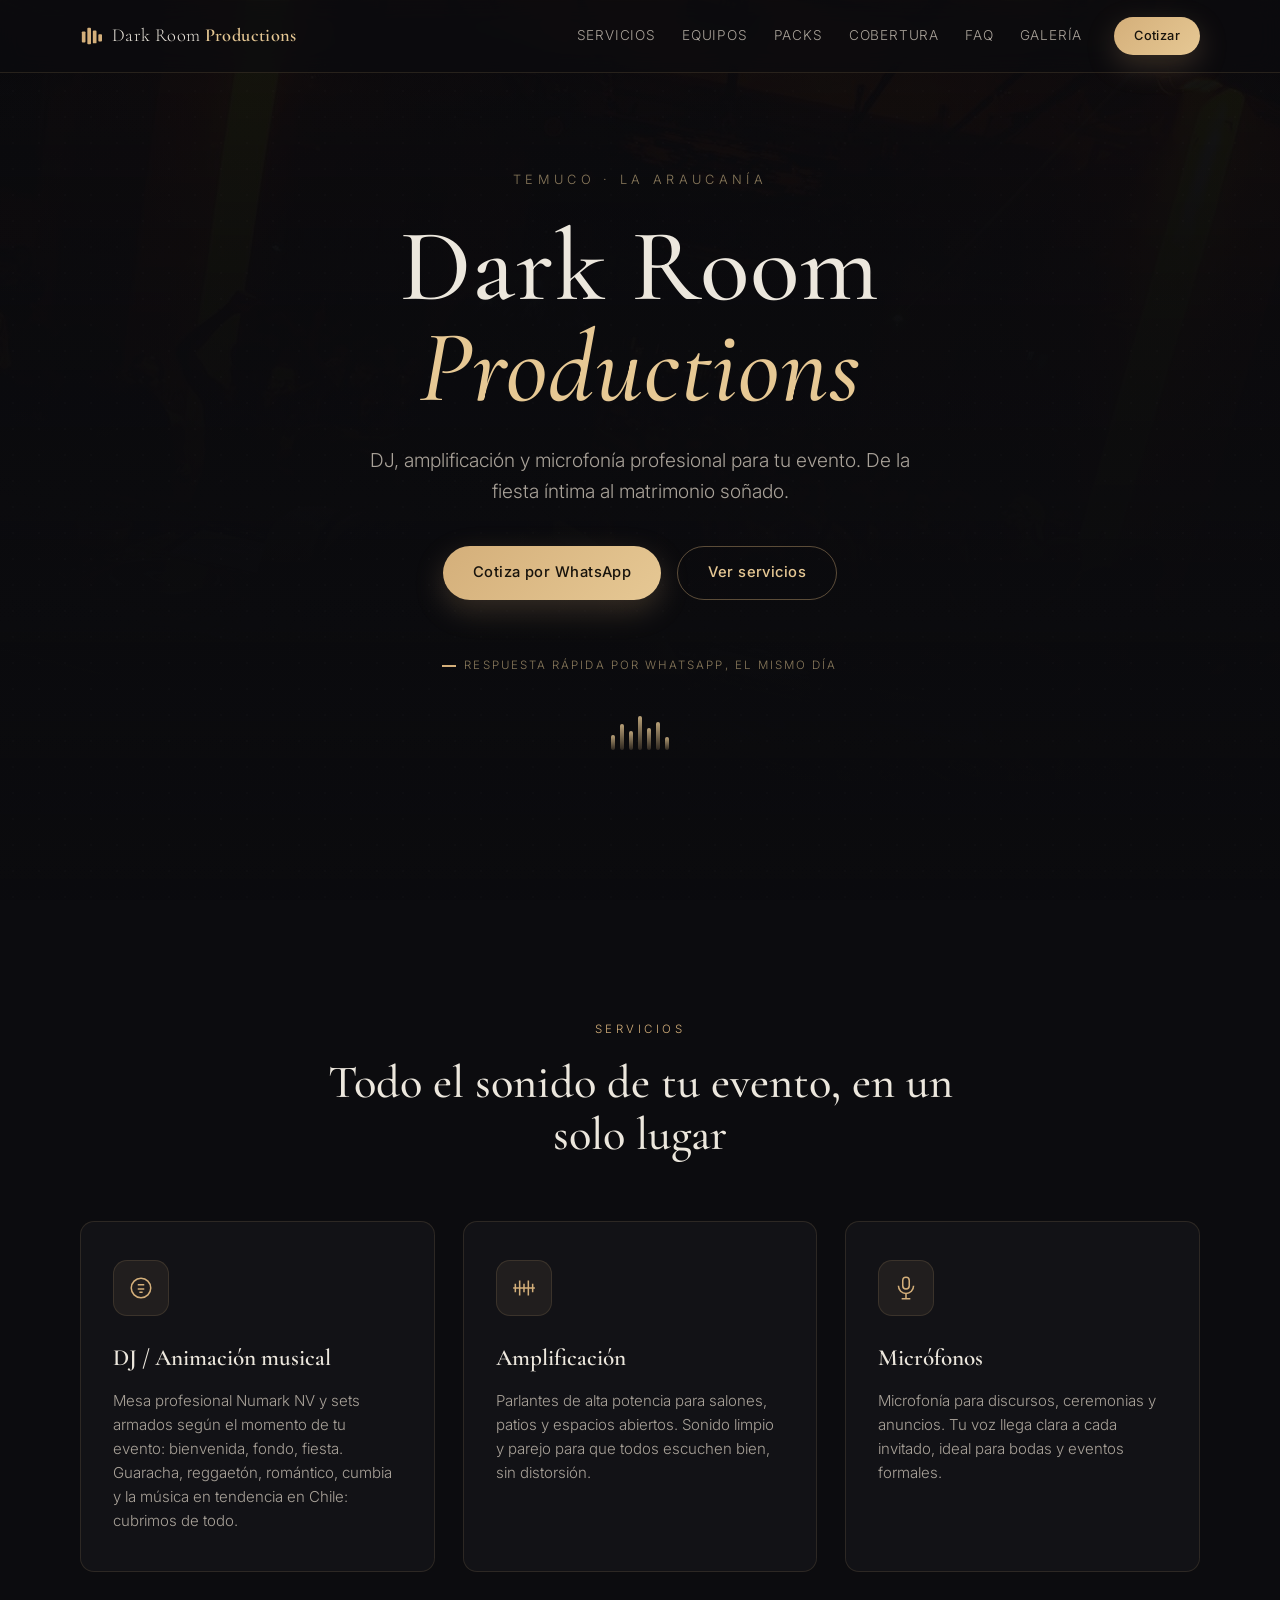
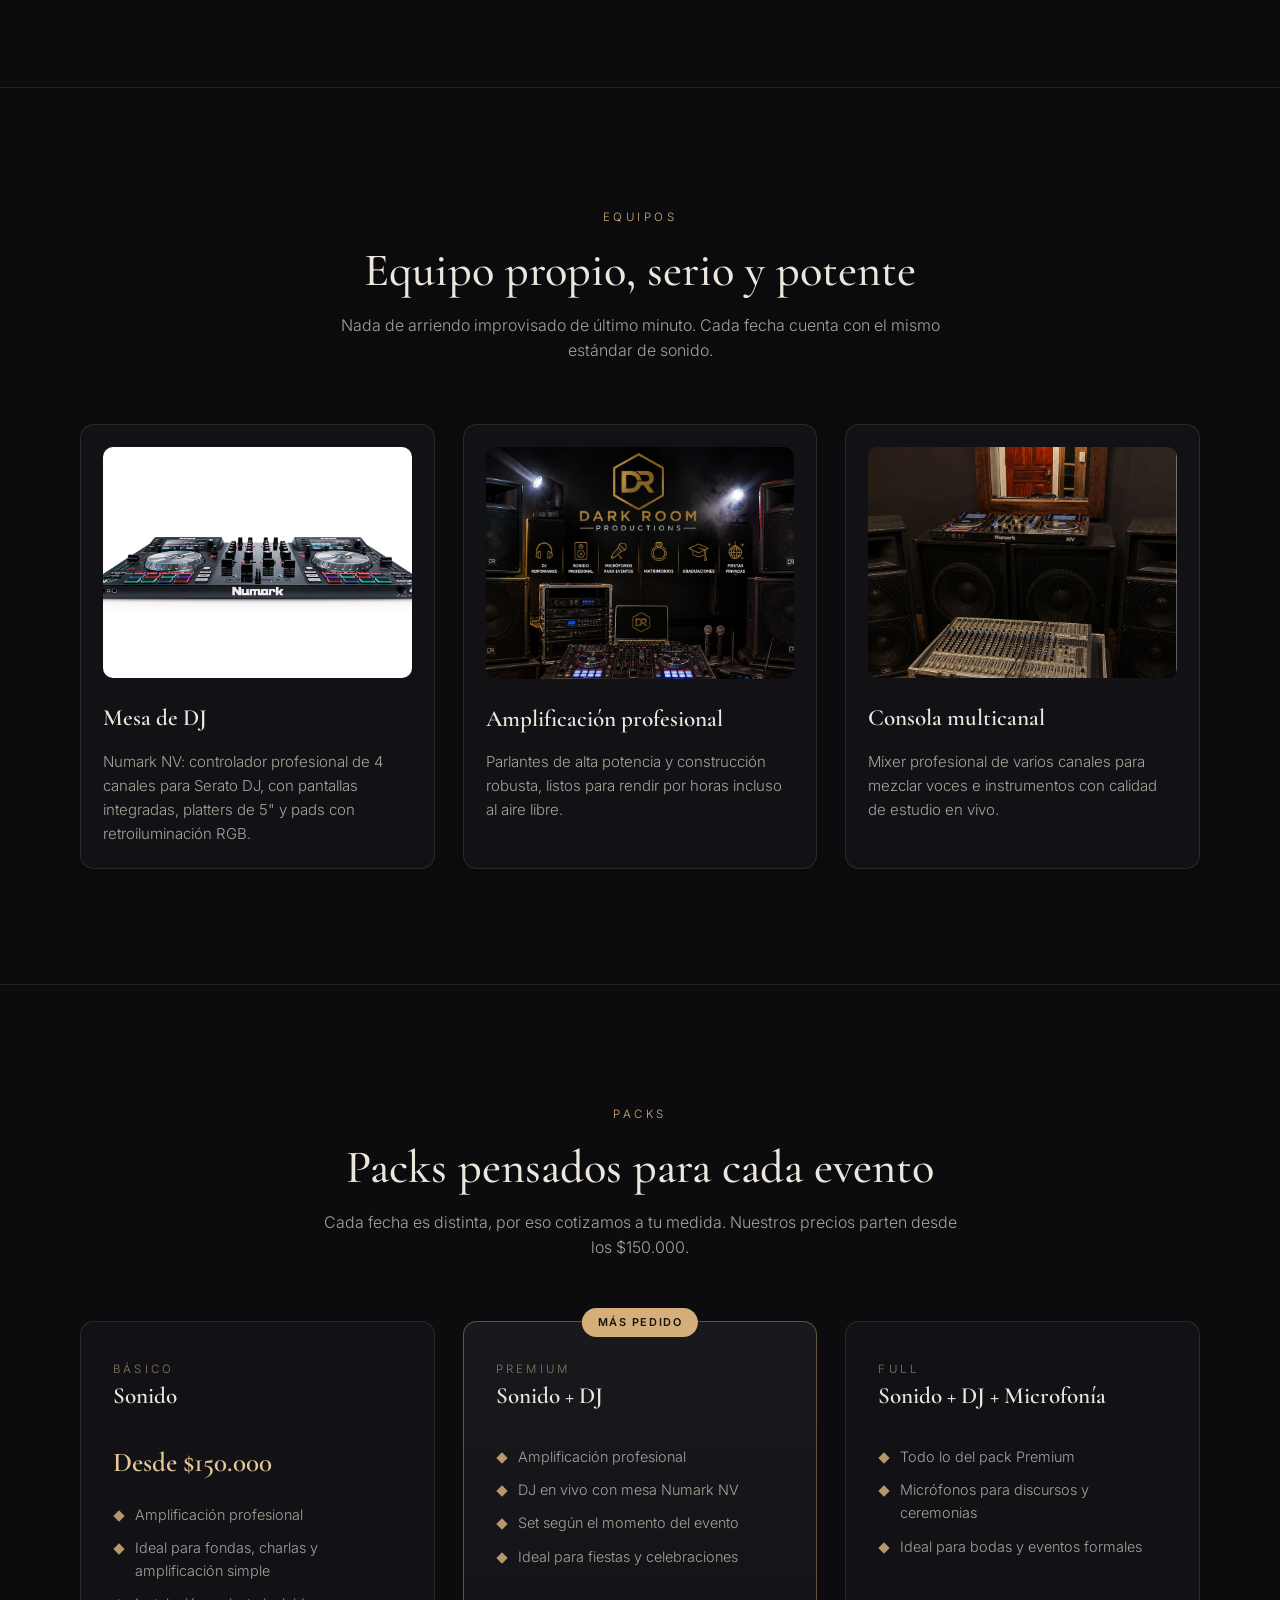
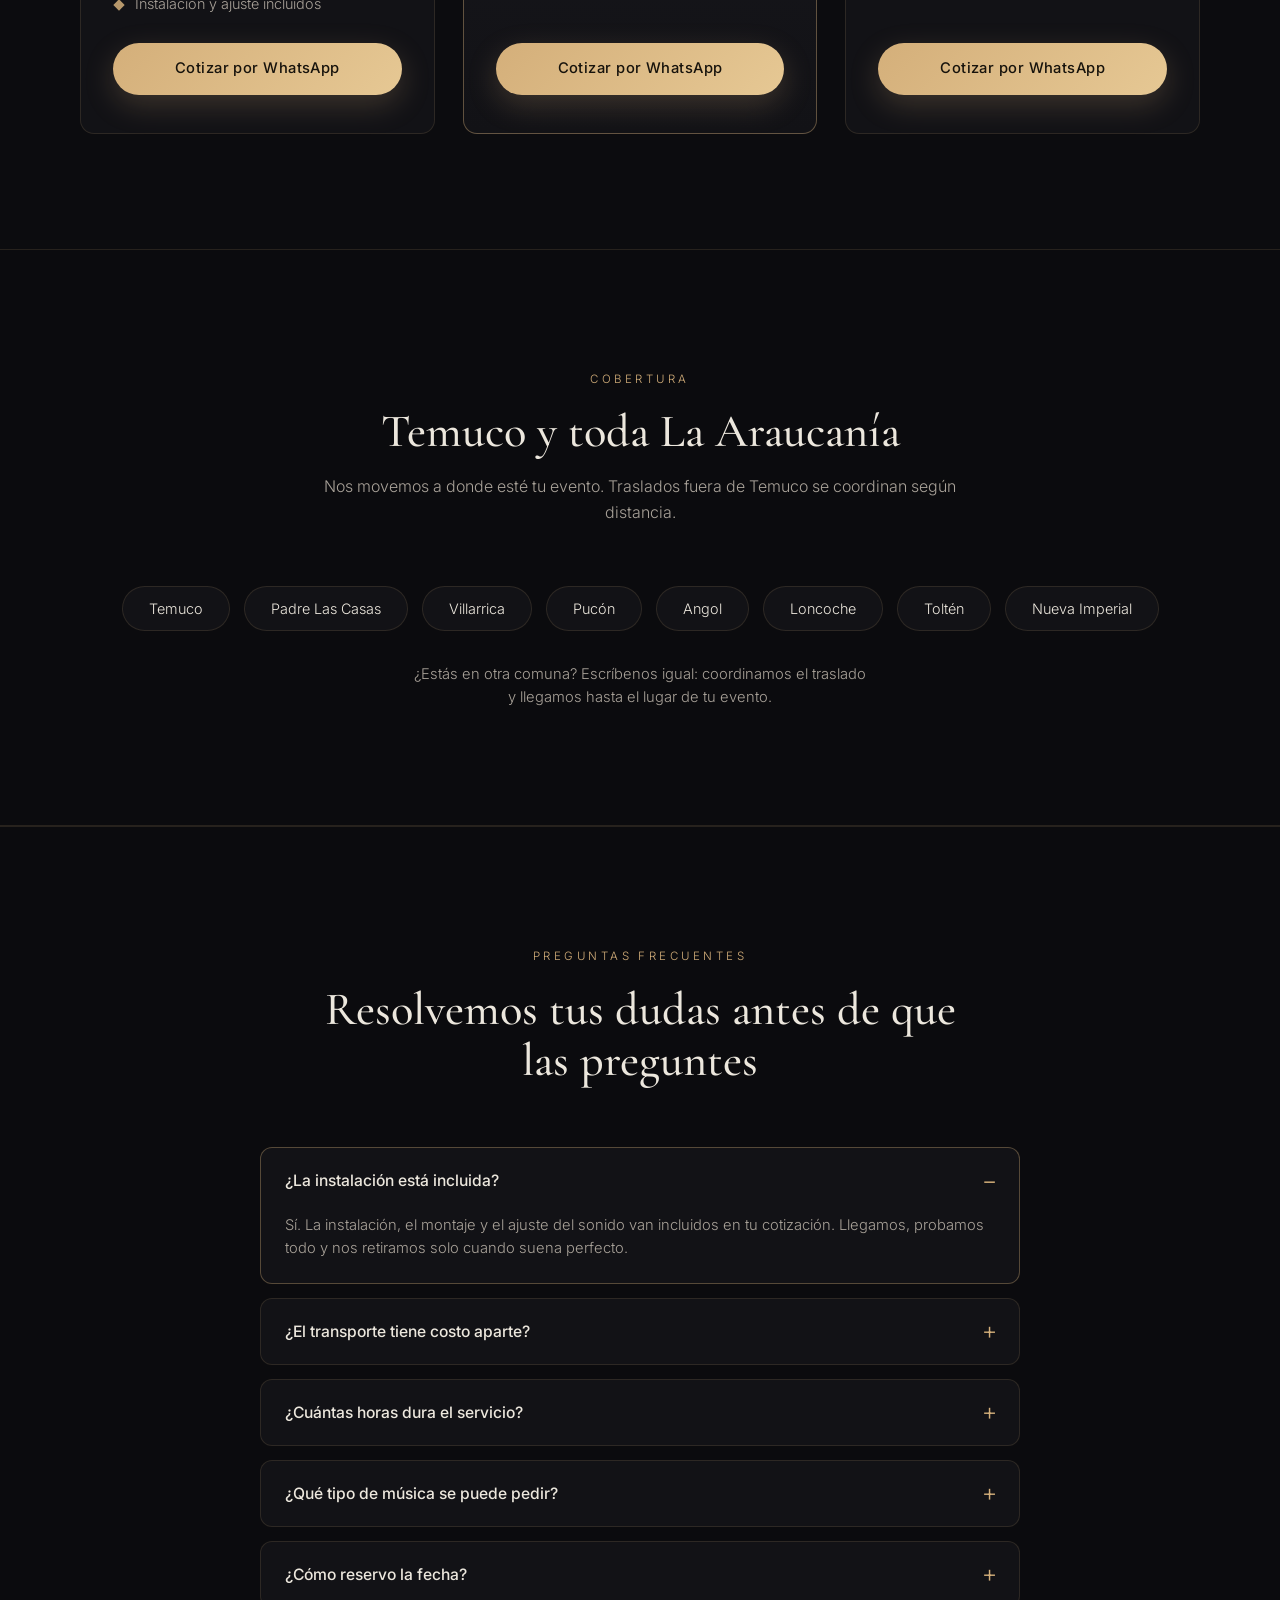
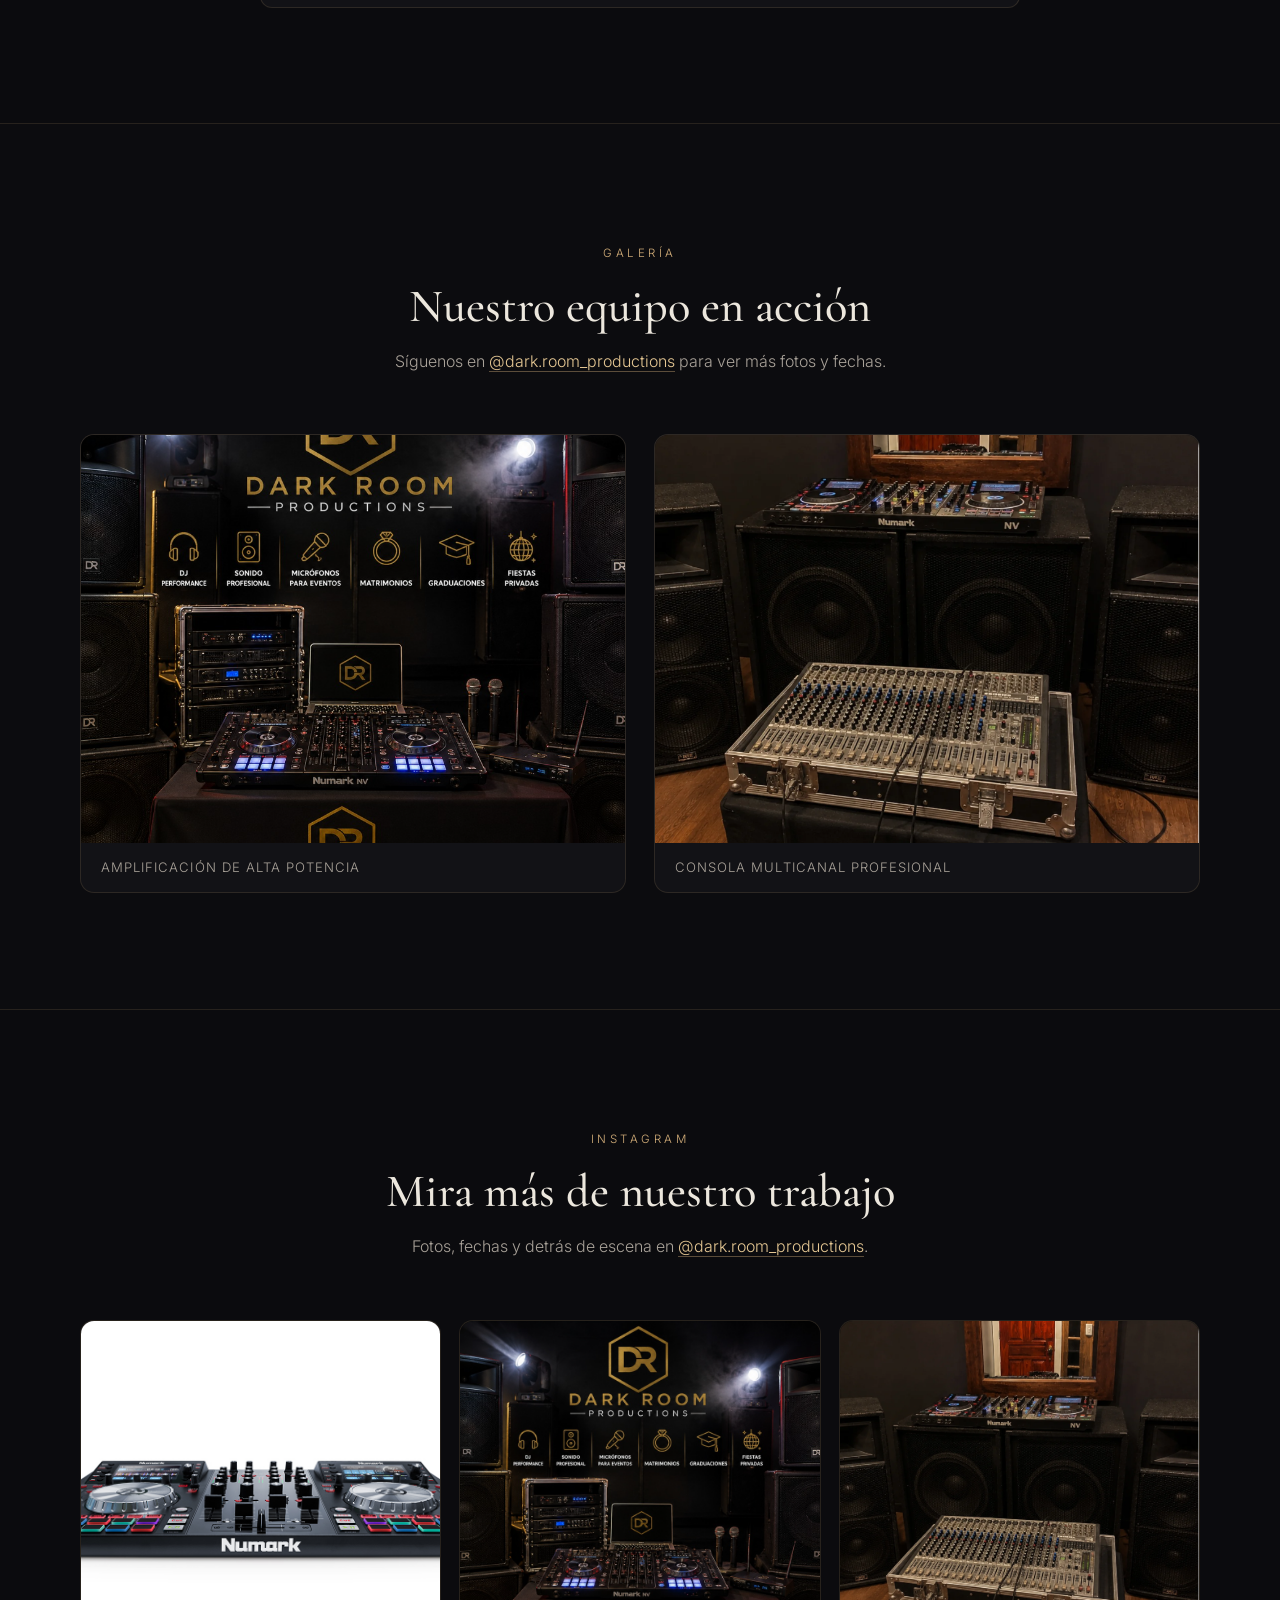
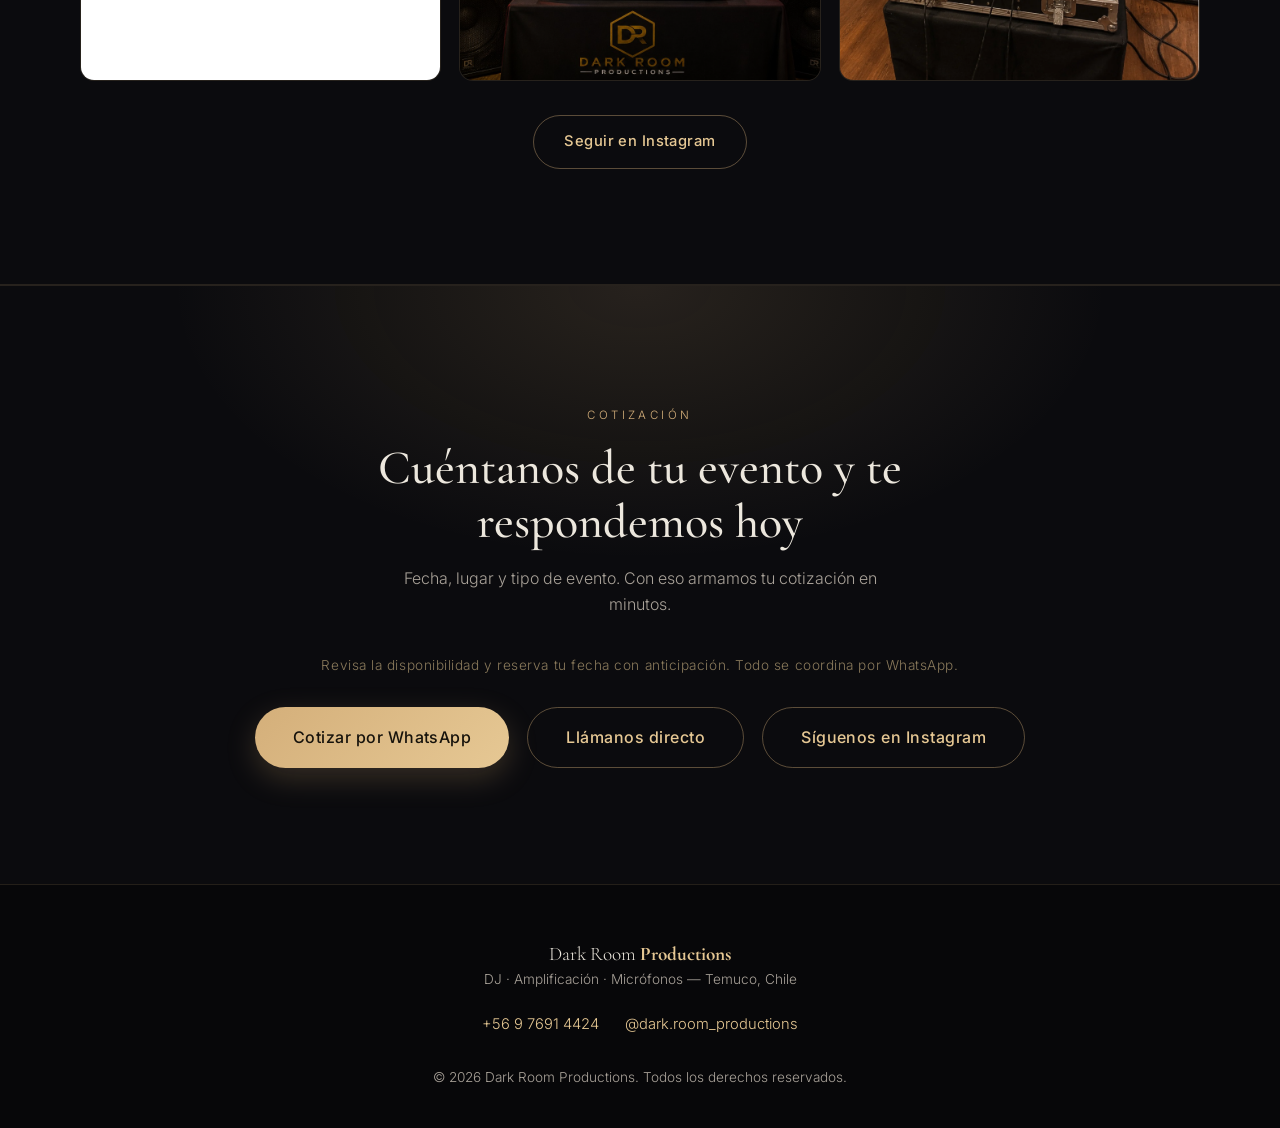
<file: index.html>
<!DOCTYPE html>
<html lang="es-CL">
<head>
  <meta charset="UTF-8" />
  <meta name="viewport" content="width=device-width, initial-scale=1.0" />
  <title>Dark Room Productions · DJ, Amplificación y Micrófonos en Temuco</title>
  <meta name="description" content="DJ, amplificación y microfonía profesional para tu evento en Temuco y La Araucanía. Fiestas, bodas, aniversarios y eventos corporativos. Cotiza por WhatsApp." />
  <meta property="og:type" content="website" />
  <meta property="og:site_name" content="Dark Room Productions" />
  <meta property="og:title" content="Dark Room Productions · DJ, Amplificación y Micrófonos" />
  <meta property="og:description" content="DJ, amplificación y microfonía profesional para tu evento en Temuco y La Araucanía. Fiestas, bodas, aniversarios y eventos corporativos. Cotiza por WhatsApp." />
  <meta property="og:url" content="https://flan123321.github.io/darkroom/" />
  <meta property="og:image" content="https://flan123321.github.io/darkroom/assets/img/hero-bg.jpg" />
  <meta property="og:image:width" content="1200" />
  <meta property="og:image:height" content="630" />
  <meta name="twitter:card" content="summary_large_image" />
  <meta name="twitter:title" content="Dark Room Productions · DJ, Amplificación y Micrófonos" />
  <meta name="twitter:description" content="DJ, amplificación y microfonía profesional para tu evento en Temuco y La Araucanía. Cotiza por WhatsApp." />
  <meta name="twitter:image" content="https://flan123321.github.io/darkroom/assets/img/hero-bg.jpg" />
  <link rel="preconnect" href="https://fonts.googleapis.com" />
  <link rel="preconnect" href="https://fonts.gstatic.com" crossorigin />
  <link href="https://fonts.googleapis.com/css2?family=Cormorant+Garamond:wght@400;500;600;700&family=Inter:wght@300;400;500;600&display=swap" rel="stylesheet" />
  <link rel="stylesheet" href="assets/css/style.css" />
</head>
<body>

  <div class="bg-veil" aria-hidden="true"></div>

  <header class="nav">
    <div class="container nav-inner">
      <a href="#inicio" class="brand">
        <svg class="brand-mark" viewBox="0 0 24 24" aria-hidden="true">
          <rect x="2" y="7" width="4" height="12" rx="1"></rect>
          <rect x="8" y="3" width="4" height="18" rx="1"></rect>
          <rect x="14" y="6" width="4" height="14" rx="1"></rect>
          <rect x="20" y="10" width="4" height="8" rx="1"></rect>
        </svg>
        <span class="brand-text">Dark Room <strong>Productions</strong></span>
      </a>
      <nav class="nav-links">
        <a href="#servicios">Servicios</a>
        <a href="#equipos">Equipos</a>
        <a href="#packs">Packs</a>
        <a href="#cobertura">Cobertura</a>
        <a href="#faq">FAQ</a>
        <a href="#galeria">Galería</a>
      </nav>
      <a class="btn btn-gold btn-sm nav-cta" href="https://wa.me/56976914424" target="_blank" rel="noopener">Cotizar</a>
    </div>
  </header>

  <section id="inicio" class="hero">
    <div class="hero-bg" aria-hidden="true"></div>
    <div class="container hero-inner">
      <span class="hero-eyebrow">Temuco · La Araucanía</span>
      <h1 class="hero-title">
        Dark Room<br />
        <span class="accent">Productions</span>
      </h1>
      <p class="hero-sub">
        DJ, amplificación y microfonía profesional para tu evento.
        De la fiesta íntima al matrimonio soñado.
      </p>
      <div class="hero-actions">
        <a class="btn btn-gold" href="https://wa.me/56976914424?text=Hola%20Dark%20Room%20Productions!%20Quiero%20cotizar%20sonido%20para%20mi%20evento." target="_blank" rel="noopener">Cotiza por WhatsApp</a>
        <a class="btn btn-ghost" href="#servicios">Ver servicios</a>
      </div>
      <p class="hero-note">Respuesta rápida por WhatsApp, el mismo día</p>
      <div class="hero-eq" aria-hidden="true">
        <span></span><span></span><span></span><span></span><span></span><span></span><span></span>
      </div>
    </div>
  </section>

  <section id="servicios" class="section">
    <div class="container">
      <div class="section-head reveal">
        <span class="section-tag">Servicios</span>
        <h2 class="section-title">Todo el sonido de tu evento, en un solo lugar</h2>
        
      </div>
      <div class="grid-3">
        <article class="card reveal">
          <div class="card-icon" aria-hidden="true">
            <svg viewBox="0 0 24 24" fill="none" stroke="currentColor" stroke-width="1.4">
              <circle cx="12" cy="12" r="9"></circle>
              <path d="M9 9h6M9 13h6M13.5 16h-3"></path>
            </svg>
          </div>
          <h3>DJ / Animación musical</h3>
          <p>Mesa profesional Numark NV y sets armados según el momento de tu evento: bienvenida, fondo, fiesta. Guaracha, reggaetón, romántico, cumbia y la música en tendencia en Chile: cubrimos de todo.</p>
        </article>
        <article class="card reveal">
          <div class="card-icon" aria-hidden="true">
            <svg viewBox="0 0 24 24" fill="none" stroke="currentColor" stroke-width="1.4">
              <path d="M4 8v8M8 5v14M12 8v8M16 5v14M20 8v8"></path>
              <path d="M2 12h20"></path>
            </svg>
          </div>
          <h3>Amplificación</h3>
          <p>Parlantes de alta potencia para salones, patios y espacios abiertos. Sonido limpio y parejo para que todos escuchen bien, sin distorsión.</p>
        </article>
        <article class="card reveal">
          <div class="card-icon" aria-hidden="true">
            <svg viewBox="0 0 24 24" fill="none" stroke="currentColor" stroke-width="1.4">
              <rect x="9" y="2" width="6" height="11" rx="3"></rect>
              <path d="M5 10a7 7 0 0 0 14 0"></path>
              <path d="M12 17v5M8 22h8"></path>
            </svg>
          </div>
          <h3>Micrófonos</h3>
          <p>Microfonía para discursos, ceremonias y anuncios. Tu voz llega clara a cada invitado, ideal para bodas y eventos formales.</p>
        </article>
      </div>
    </div>
  </section>

  <section id="equipos" class="section section-dark">
    <div class="container">
      <div class="section-head reveal">
        <span class="section-tag">Equipos</span>
        <h2 class="section-title">Equipo propio, serio y potente</h2>
        <p class="section-sub">Nada de arriendo improvisado de último minuto. Cada fecha cuenta con el mismo estándar de sonido.</p>
      </div>
      <div class="grid-3">
        <article class="card card-media reveal">
          <div class="media-frame">
            <img src="assets/img/numark-nv.jpg" alt="Numark NV, mesa de DJ profesional" loading="lazy" />
          </div>
          <h3>Mesa de DJ</h3>
          <p>Numark NV: controlador profesional de 4 canales para Serato DJ, con pantallas integradas, platters de 5" y pads con retroiluminación RGB.</p>
        </article>
        <article class="card card-media reveal">
          <div class="media-frame">
            <img src="assets/img/equipo-1.png" alt="Amplificación de Dark Room Productions" loading="lazy" />
          </div>
          <h3>Amplificación profesional</h3>
          <p>Parlantes de alta potencia y construcción robusta, listos para rendir por horas incluso al aire libre.</p>
        </article>
        <article class="card card-media reveal">
          <div class="media-frame">
            <img src="assets/img/equipo-2.png" alt="Consola multicanal profesional" loading="lazy" />
          </div>
          <h3>Consola multicanal</h3>
          <p>Mixer profesional de varios canales para mezclar voces e instrumentos con calidad de estudio en vivo.</p>
        </article>
      </div>
    </div>
  </section>

  <section id="packs" class="section">
    <div class="container">
      <div class="section-head reveal">
        <span class="section-tag">Packs</span>
        <h2 class="section-title">Packs pensados para cada evento</h2>
        <p class="section-sub">Cada fecha es distinta, por eso cotizamos a tu medida. Nuestros precios parten desde los $150.000.</p>
      </div>
      <div class="grid-3">
        <article class="card card-pack reveal">
          <span class="pack-name">Básico</span>
          <h3>Sonido</h3>
          <span class="pack-price">Desde $150.000</span>
          <ul>
            <li>Amplificación profesional</li>
            <li>Ideal para fondas, charlas y amplificación simple</li>
            <li>Instalación y ajuste incluidos</li>
          </ul>
          <a class="btn btn-gold btn-block" href="https://wa.me/56976914424?text=Hola!%20Quiero%20cotizar%20el%20pack%20b%C3%A1sico%20(Sonido)%20para%20mi%20evento." target="_blank" rel="noopener">Cotizar por WhatsApp</a>
        </article>
        <article class="card card-pack featured reveal">
          <span class="pack-flag">Más pedido</span>
          <span class="pack-name">Premium</span>
          <h3>Sonido + DJ</h3>
          <ul>
            <li>Amplificación profesional</li>
            <li>DJ en vivo con mesa Numark NV</li>
            <li>Set según el momento del evento</li>
            <li>Ideal para fiestas y celebraciones</li>
          </ul>
          <a class="btn btn-gold btn-block" href="https://wa.me/56976914424?text=Hola!%20Quiero%20cotizar%20el%20pack%20Premium%20(Sonido%20+%20DJ)%20para%20mi%20evento." target="_blank" rel="noopener">Cotizar por WhatsApp</a>
        </article>
        <article class="card card-pack reveal">
          <span class="pack-name">Full</span>
          <h3>Sonido + DJ + Microfonía</h3>
          <ul>
            <li>Todo lo del pack Premium</li>
            <li>Micrófonos para discursos y ceremonias</li>
            <li>Ideal para bodas y eventos formales</li>
          </ul>
          <a class="btn btn-gold btn-block" href="https://wa.me/56976914424?text=Hola!%20Quiero%20cotizar%20el%20pack%20Full%20(Sonido%20+%20DJ%20+%20Microfon%C3%ADa)%20para%20mi%20evento." target="_blank" rel="noopener">Cotizar por WhatsApp</a>
        </article>
      </div>
    </div>
  </section>

  <section id="cobertura" class="section section-dark">
    <div class="container">
      <div class="section-head reveal">
        <span class="section-tag">Cobertura</span>
        <h2 class="section-title">Temuco y toda La Araucanía</h2>
        <p class="section-sub">Nos movemos a donde esté tu evento. Traslados fuera de Temuco se coordinan según distancia.</p>
      </div>
      <div class="coverage reveal">
        <ul class="coverage-list">
          <li>Temuco</li>
          <li>Padre Las Casas</li>
          <li>Villarrica</li>
          <li>Pucón</li>
          <li>Angol</li>
          <li>Loncoche</li>
          <li>Toltén</li>
          <li>Nueva Imperial</li>
        </ul>
        <p class="coverage-note">¿Estás en otra comuna? Escríbenos igual: coordinamos el traslado y llegamos hasta el lugar de tu evento.</p>
      </div>
    </div>
  </section>

  <section id="faq" class="section section-dark">
    <div class="container">
      <div class="section-head reveal">
        <span class="section-tag">Preguntas frecuentes</span>
        <h2 class="section-title">Resolvemos tus dudas antes de que las preguntes</h2>
      </div>
      <div class="faq reveal">
        <details class="faq-item" open>
          <summary>¿La instalación está incluida?</summary>
          <div class="faq-a">
            <p>Sí. La instalación, el montaje y el ajuste del sonido van incluidos en tu cotización. Llegamos, probamos todo y nos retiramos solo cuando suena perfecto.</p>
          </div>
        </details>
        <details class="faq-item">
          <summary>¿El transporte tiene costo aparte?</summary>
          <div class="faq-a">
            <p>El transporte se cotiza por separado, según la distancia y el lugar del evento. En tu cotización te lo dejamos claro desde el principio.</p>
          </div>
        </details>
        <details class="faq-item">
          <summary>¿Cuántas horas dura el servicio?</summary>
          <div class="faq-a">
            <p>Nuestro servicio base es de 4 horas, ampliable si tu evento lo necesita. Lo definimos contigo según la actividad.</p>
          </div>
        </details>
        <details class="faq-item">
          <summary>¿Qué tipo de música se puede pedir?</summary>
          <div class="faq-a">
            <p>Guaracha, reggaetón, romántico, cumbia y la música en tendencia en Chile. Además armamos el set según el momento del evento: bienvenida, fondo, pista de baile.</p>
          </div>
        </details>
        <details class="faq-item">
          <summary>¿Cómo reservo la fecha?</summary>
          <div class="faq-a">
            <p>Por WhatsApp: confirmamos tu fecha, te cotizamos y quedas con tu evento reservado. Te recomendamos reservar con anticipación.</p>
          </div>
        </details>
      </div>
    </div>
  </section>

  <section id="galeria" class="section">
    <div class="container">
      <div class="section-head reveal">
        <span class="section-tag">Galería</span>
        <h2 class="section-title">Nuestro equipo en acción</h2>
        <p class="section-sub">Síguenos en <a class="link" href="https://www.instagram.com/dark.room_productions" target="_blank" rel="noopener">@dark.room_productions</a> para ver más fotos y fechas.</p>
      </div>
      <div class="gallery reveal">
        <figure class="gallery-item">
          <img src="assets/img/equipo-1.png" alt="Amplificación profesional de alta potencia" loading="lazy" />
          <figcaption>Amplificación de alta potencia</figcaption>
        </figure>
        <figure class="gallery-item">
          <img src="assets/img/equipo-2.png" alt="Consola multicanal profesional" loading="lazy" />
          <figcaption>Consola multicanal profesional</figcaption>
        </figure>
      </div>
    </div>
  </section>

  <section id="instagram" class="section section-dark">
    <div class="container">
      <div class="section-head reveal">
        <span class="section-tag">Instagram</span>
        <h2 class="section-title">Mira más de nuestro trabajo</h2>
        <p class="section-sub">Fotos, fechas y detrás de escena en <a class="link" href="https://www.instagram.com/dark.room_productions" target="_blank" rel="noopener">@dark.room_productions</a>.</p>
      </div>
      <div class="ig-grid reveal">
        <a class="ig-tile" href="https://www.instagram.com/dark.room_productions" target="_blank" rel="noopener" aria-label="Ver equipo en Instagram">
          <img src="assets/img/numark-nv.jpg" alt="Mesa Numark NV en Instagram" loading="lazy" />
          <span class="ig-overlay">
            <svg viewBox="0 0 24 24" aria-hidden="true"><rect x="2.5" y="2.5" width="19" height="19" rx="5"></rect><circle cx="12" cy="12" r="4.2"></circle><circle cx="17.6" cy="6.4" r="1.2"></circle></svg>
          </span>
        </a>
        <a class="ig-tile" href="https://www.instagram.com/dark.room_productions" target="_blank" rel="noopener" aria-label="Ver amplificación en Instagram">
          <img src="assets/img/equipo-1.png" alt="Amplificación en Instagram" loading="lazy" />
          <span class="ig-overlay">
            <svg viewBox="0 0 24 24" aria-hidden="true"><rect x="2.5" y="2.5" width="19" height="19" rx="5"></rect><circle cx="12" cy="12" r="4.2"></circle><circle cx="17.6" cy="6.4" r="1.2"></circle></svg>
          </span>
        </a>
        <a class="ig-tile" href="https://www.instagram.com/dark.room_productions" target="_blank" rel="noopener" aria-label="Ver consola en Instagram">
          <img src="assets/img/equipo-2.png" alt="Consola en Instagram" loading="lazy" />
          <span class="ig-overlay">
            <svg viewBox="0 0 24 24" aria-hidden="true"><rect x="2.5" y="2.5" width="19" height="19" rx="5"></rect><circle cx="12" cy="12" r="4.2"></circle><circle cx="17.6" cy="6.4" r="1.2"></circle></svg>
          </span>
        </a>
      </div>
      <div class="ig-cta reveal">
        <a class="btn btn-ghost" href="https://www.instagram.com/dark.room_productions" target="_blank" rel="noopener">Seguir en Instagram</a>
      </div>
    </div>
  </section>

  <section id="contacto" class="section section-cta">
    <div class="container cta-inner">
      <span class="section-tag reveal">Cotización</span>
      <h2 class="cta-title reveal">Cuéntanos de tu evento y te respondemos hoy</h2>
      <p class="cta-sub reveal">Fecha, lugar y tipo de evento. Con eso armamos tu cotización en minutos.</p>
      <p class="cta-reserve reveal">Revisa la disponibilidad y reserva tu fecha con anticipación. Todo se coordina por WhatsApp.</p>
      <div class="cta-actions reveal">
        <a class="btn btn-gold btn-lg" href="https://wa.me/56976914424?text=Hola%20Dark%20Room%20Productions!%20Quiero%20cotizar%20sonido%20para%20mi%20evento." target="_blank" rel="noopener">Cotizar por WhatsApp</a>
        <a class="btn btn-ghost btn-lg" href="tel:+56976914424">Llámanos directo</a>
        <a class="btn btn-ghost btn-lg" href="https://www.instagram.com/dark.room_productions" target="_blank" rel="noopener">Síguenos en Instagram</a>
      </div>
    </div>
  </section>

  <footer class="footer">
    <div class="container footer-inner">
      <div>
        <p class="footer-brand">Dark Room <strong>Productions</strong></p>
        <p class="footer-line">DJ · Amplificación · Micrófonos — Temuco, Chile</p>
      </div>
      <div class="footer-contact">
        <a href="https://wa.me/56976914424" target="_blank" rel="noopener">+56 9 7691 4424</a>
        <a href="https://www.instagram.com/dark.room_productions" target="_blank" rel="noopener">@dark.room_productions</a>
      </div>
      <p class="footer-copy">&copy; <span id="year"></span> Dark Room Productions. Todos los derechos reservados.</p>
    </div>
  </footer>

  <script src="assets/js/main.js"></script>
</body>
</html>
</file>
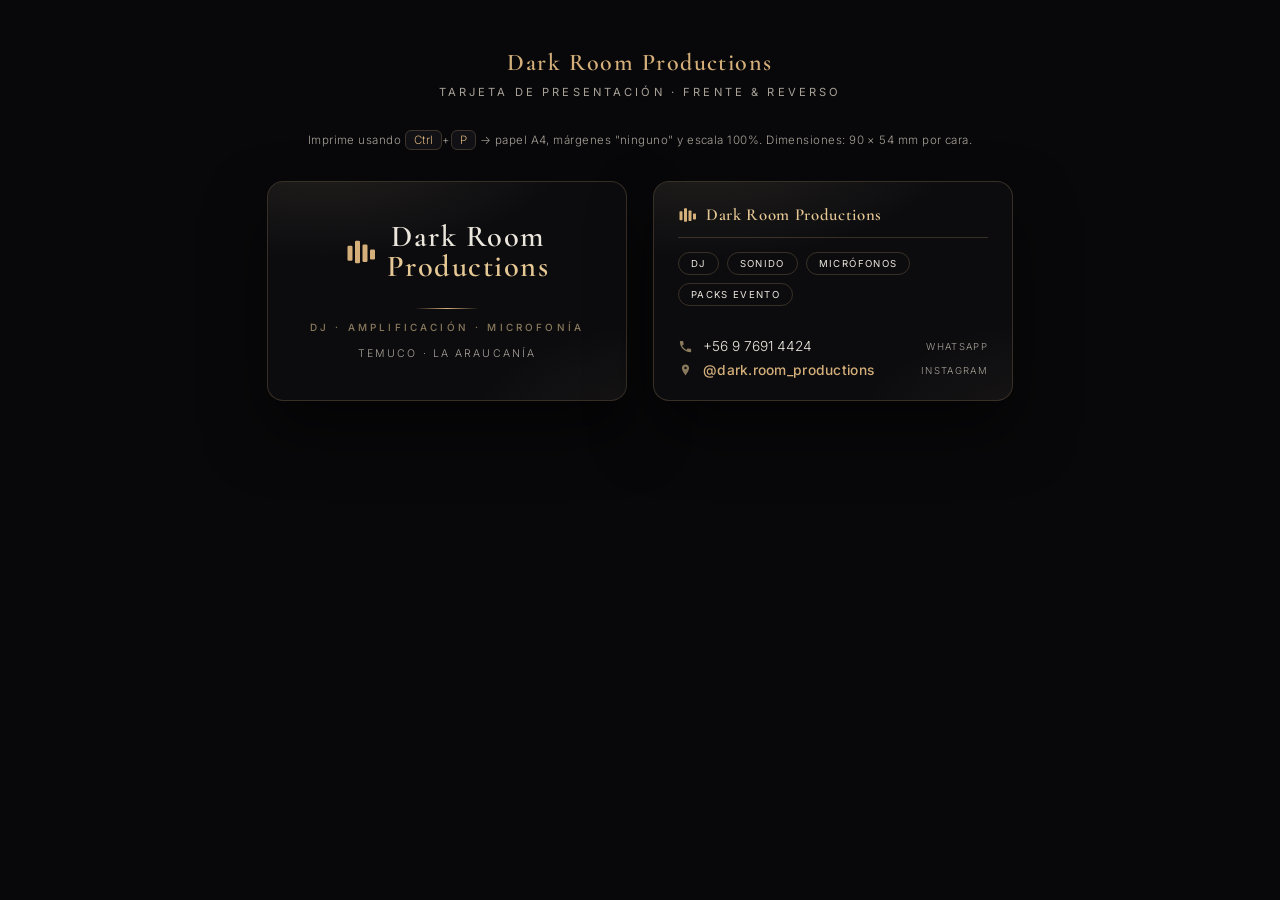
<file: tarjeta.html>
<!DOCTYPE html>
<html lang="es-CL">
<head>
  <meta charset="UTF-8" />
  <meta name="viewport" content="width=device-width, initial-scale=1.0" />
  <title>Tarjeta · Dark Room Productions</title>
  <link rel="preconnect" href="https://fonts.googleapis.com" />
  <link rel="preconnect" href="https://fonts.gstatic.com" crossorigin />
  <link href="https://fonts.googleapis.com/css2?family=Cormorant+Garamond:wght@500;600;700&family=Inter:wght@300;400;500;600&display=swap" rel="stylesheet" />
  <style>
    :root {
      --bg: #0c0c0f;
      --bg-elev: #121216;
      --line: rgba(212, 175, 122, 0.22);
      --text: #ece7dd;
      --text-muted: #a9a299;
      --gold: #d4af7a;
      --gold-strong: #e6c894;
      --gold-dim: #8a7a5c;
      --serif: "Cormorant Garamond", Georgia, serif;
      --sans: "Inter", system-ui, sans-serif;
    }

    * { margin: 0; padding: 0; box-sizing: border-box; }

    body {
      font-family: var(--sans);
      background: #08080a;
      color: var(--text);
      min-height: 100vh;
      padding: 48px 20px;
      -webkit-font-smoothing: antialiased;
    }

    .stage {
      max-width: 860px;
      margin: 0 auto;
      display: flex;
      flex-direction: column;
      gap: 34px;
    }

    .title {
      text-align: center;
      font-family: var(--serif);
      font-size: 1.5rem;
      letter-spacing: 0.06em;
      color: var(--gold);
      font-weight: 600;
    }
    .title span {
      display: block;
      font-family: var(--sans);
      font-size: 0.7rem;
      letter-spacing: 0.28em;
      text-transform: uppercase;
      color: var(--text-muted);
      margin-top: 8px;
      font-weight: 400;
    }
    .hint {
      text-align: center;
      font-size: 0.72rem;
      color: var(--text-muted);
      font-weight: 300;
      letter-spacing: 0.04em;
    }
    .hint kbd {
      background: var(--bg-elev);
      border: 1px solid var(--line);
      padding: 2px 8px;
      border-radius: 6px;
      color: var(--gold);
      font-family: var(--sans);
    }

    .cards { display: flex; justify-content: center; gap: 26px; flex-wrap: wrap; }

    .card {
      width: 360px;
      height: 220px;
      border-radius: 16px;
      background: var(--bg);
      border: 1px solid var(--line);
      position: relative;
      overflow: hidden;
      box-shadow: 0 30px 60px rgba(0, 0, 0, 0.5);
    }

    /* textura sutil de fondo */
    .card::before {
      content: "";
      position: absolute;
      inset: 0;
      background:
        radial-gradient(420px 200px at 15% -20%, rgba(230, 200, 148, 0.12), transparent 60%),
        radial-gradient(360px 220px at 110% 120%, rgba(212, 175, 122, 0.08), transparent 55%);
      pointer-events: none;
    }

    .card--front { display: flex; flex-direction: column; align-items: center; justify-content: center; text-align: center; padding: 26px;}
    .card--back  { display: flex; flex-direction: column; padding: 22px 24px; }

    /* ---- MARCA ---- */
    .brand-logo {
      display: flex;
      align-items: center;
      justify-content: center;
      gap: 12px;
      margin-bottom: 14px;
    }
    .brand-logo svg { width: 30px; height: 30px; fill: var(--gold); }
    .brand-name {
      font-family: var(--serif);
      font-size: 1.9rem;
      letter-spacing: 0.05em;
      font-weight: 600;
      color: var(--text);
      line-height: 1;
    }
    .brand-name strong {
      color: var(--gold-strong);
      font-weight: 600;
    }
    .brand-rule {
      width: 64px;
      height: 1px;
      background: linear-gradient(90deg, transparent, var(--gold), transparent);
      margin: 12px auto;
    }
    .brand-tagline {
      font-size: 0.62rem;
      letter-spacing: 0.32em;
      text-transform: uppercase;
      color: var(--gold-dim);
      font-weight: 500;
    }
    .brand-zone {
      margin-top: 14px;
      font-size: 0.66rem;
      letter-spacing: 0.2em;
      text-transform: uppercase;
      color: var(--text-muted);
      font-weight: 300;
    }

    /* ---- REVERSO ---- */
    .back-top {
      display: flex;
      align-items: center;
      gap: 10px;
      padding-bottom: 12px;
      border-bottom: 1px solid var(--line);
    }
    .back-top svg { width: 18px; height: 18px; fill: var(--gold); flex: none; }
    .back-name {
      font-family: var(--serif);
      font-size: 1.05rem;
      letter-spacing: 0.04em;
      color: var(--gold-strong);
      font-weight: 600;
    }

    .back-services {
      display: flex;
      gap: 8px;
      margin: 14px 0 16px;
      flex-wrap: wrap;
    }
    .chip {
      border: 1px solid var(--line);
      border-radius: 999px;
      padding: 5px 12px;
      font-size: 0.6rem;
      letter-spacing: 0.14em;
      text-transform: uppercase;
      color: var(--text);
      font-weight: 400;
    }

    .back-contact {
      display: flex;
      flex-direction: column;
      gap: 8px;
      margin-top: auto;
    }
    .contact-row {
      display: flex;
      align-items: center;
      gap: 10px;
      font-size: 0.86rem;
      color: var(--text);
      font-weight: 300;
    }
    .contact-row svg { width: 15px; height: 15px; fill: var(--gold-dim); flex: none; }
    .contact-row .handle {
      color: var(--gold);
      font-weight: 500;
      letter-spacing: 0.02em;
    }
    .contact-row small {
      font-size: 0.6rem;
      letter-spacing: 0.14em;
      text-transform: uppercase;
      color: var(--text-muted);
      margin-left: auto;
    }

    /* ---- IMPRESIÓN: tamaño físico 90x54 mm ---- */
    @media print {
      @page { size: 210mm 297mm; margin: 0; }
      body { background: #fff; padding: 8mm; }
      .stage { gap: 0; max-width: none; }
      .title, .hint { display: none; }
      .cards { gap: 8mm; }
      .card {
        width: 90mm;
        height: 54mm;
        border-radius: 0;
        box-shadow: none;
        border: none;
        -webkit-print-color-adjust: exact;
        print-color-adjust: exact;
      }
      .card--front, .card--back {
        page-break-inside: avoid;
        break-inside: avoid;
      }
    }

    @media (max-width: 480px) {
      .card { width: 90vw; }
    }
  </style>
</head>
<body>

  <div class="stage">
    <h1 class="title">Dark Room Productions
      <span>Tarjeta de presentación · Frente &amp; Reverso</span>
    </h1>
    <p class="hint">Imprime usando <kbd>Ctrl</kbd>+<kbd>P</kbd> → papel A4, márgenes "ninguno" y escala 100%. Dimensiones: 90 × 54 mm por cara.</p>

    <div class="cards">

      <!-- FRENTE -->
      <div class="card card--front">
        <div class="brand-logo">
          <svg viewBox="0 0 24 24" aria-hidden="true">
            <rect x="2" y="7" width="4" height="12" rx="1"></rect>
            <rect x="8" y="3" width="4" height="18" rx="1"></rect>
            <rect x="14" y="6" width="4" height="14" rx="1"></rect>
            <rect x="20" y="10" width="4" height="8" rx="1"></rect>
          </svg>
          <p class="brand-name">Dark Room<br /><strong>Productions</strong></p>
        </div>
        <div class="brand-rule"></div>
        <p class="brand-tagline">DJ · Amplificación · Microfonía</p>
        <p class="brand-zone">Temuco · La Araucanía</p>
      </div>

      <!-- REVERSO -->
      <div class="card card--back">
        <div class="back-top">
          <svg viewBox="0 0 24 24" aria-hidden="true">
            <rect x="2" y="7" width="4" height="12" rx="1"></rect>
            <rect x="8" y="3" width="4" height="18" rx="1"></rect>
            <rect x="14" y="6" width="4" height="14" rx="1"></rect>
            <rect x="20" y="10" width="4" height="8" rx="1"></rect>
          </svg>
          <p class="back-name">Dark Room Productions</p>
        </div>

        <div class="back-services">
          <span class="chip">DJ</span>
          <span class="chip">Sonido</span>
          <span class="chip">Micrófonos</span>
          <span class="chip">Packs Evento</span>
        </div>

        <div class="back-contact">
          <div class="contact-row">
            <svg viewBox="0 0 24 24" aria-hidden="true"><path d="M6.6 10.8c1.4 2.8 3.8 5.1 6.6 6.6l2.2-2.2c.3-.3.7-.4 1-.2 1.1.4 2.3.6 3.6.6.6 0 1 .4 1 1V20c0 .6-.4 1-1 1C10.6 21 3 13.4 3 4c0-.6.4-1 1-1h3.5c.6 0 1 .4 1 1 0 1.2.2 2.4.6 3.6.1.3 0 .7-.2 1l-2.3 2.2z"/></svg>
            <span>+56 9 7691 4424</span>
            <small>WhatsApp</small>
          </div>
          <div class="contact-row">
            <svg viewBox="0 0 24 24" aria-hidden="true"><path d="M12 2.2c3.2 0 5.8 2.6 5.8 5.8 0 4.3-5.8 11.8-5.8 11.8S6.2 12.3 6.2 8c0-3.2 2.6-5.8 5.8-5.8zm0 7.8a2 2 0 100-4 2 2 0 000 4z"/></svg>
            <span class="handle">@dark.room_productions</span>
            <small>Instagram</small>
          </div>
        </div>
      </div>

    </div>
  </div>

</body>
</html>
</file>
<file: assets/css/style.css>
:root {
  --bg: #0c0c0f;
  --bg-elev: #121216;
  --bg-elev-2: #18181d;
  --line: rgba(212, 175, 122, 0.14);
  --text: #ece7dd;
  --text-muted: #a9a299;
  --gold: #d4af7a;
  --gold-strong: #e6c894;
  --gold-dim: #8a7a5c;
  --serif: "Cormorant Garamond", "Georgia", serif;
  --sans: "Inter", system-ui, -apple-system, sans-serif;
  --radius: 14px;
  --shadow: 0 24px 60px rgba(0, 0, 0, 0.45);
}

* {
  margin: 0;
  padding: 0;
  box-sizing: border-box;
}

html {
  scroll-behavior: smooth;
  scroll-padding-top: 84px;
}

body {
  font-family: var(--sans);
  font-weight: 300;
  background: var(--bg);
  color: var(--text);
  line-height: 1.6;
  -webkit-font-smoothing: antialiased;
}

.bg-veil {
  position: fixed;
  inset: 0;
  z-index: 0;
  pointer-events: none;
  background:
    linear-gradient(180deg, rgba(10, 10, 13, 0.8) 0%, rgba(10, 10, 13, 0.9) 55%, rgba(10, 10, 13, 0.97) 100%),
    url("../img/hero-bg.jpg") center / cover no-repeat;
}

.hero,
.section,
.footer {
  position: relative;
  z-index: 1;
}

a {
  color: inherit;
  text-decoration: none;
}

img {
  display: block;
  width: 100%;
}

.container {
  width: min(1120px, 92%);
  margin: 0 auto;
}

.section {
  padding: clamp(72px, 9vw, 120px) 0;
}

.section-dark {
  background: rgba(12, 12, 15, 0.62);
  border-top: 1px solid var(--line);
  border-bottom: 1px solid var(--line);
}

/* ---------- Header ---------- */
.nav {
  position: fixed;
  inset: 0 0 auto 0;
  z-index: 50;
  background: rgba(12, 12, 15, 0.72);
  backdrop-filter: blur(12px);
  border-bottom: 1px solid var(--line);
}

.nav-inner {
  display: flex;
  align-items: center;
  gap: 24px;
  height: 72px;
}

.brand {
  display: flex;
  align-items: center;
  gap: 10px;
  font-family: var(--serif);
  font-size: 1.15rem;
  letter-spacing: 0.02em;
}

.brand-mark {
  width: 22px;
  height: 22px;
  fill: var(--gold);
}

.brand-text strong {
  color: var(--gold-strong);
  font-weight: 600;
}

.nav-links {
  display: flex;
  gap: 26px;
  margin-left: auto;
  font-size: 0.85rem;
  letter-spacing: 0.06em;
  text-transform: uppercase;
  color: var(--text-muted);
}

.nav-links a {
  position: relative;
  transition: color 0.2s ease;
}

.nav-links a:hover {
  color: var(--gold-strong);
}

.nav-cta {
  margin-left: 8px;
}

/* ---------- Buttons ---------- */
.btn {
  display: inline-flex;
  align-items: center;
  justify-content: center;
  gap: 8px;
  padding: 14px 30px;
  border-radius: 999px;
  font-family: var(--sans);
  font-size: 0.92rem;
  font-weight: 500;
  letter-spacing: 0.03em;
  cursor: pointer;
  transition: transform 0.2s ease, box-shadow 0.2s ease, background 0.2s ease, color 0.2s ease;
}

.btn:hover {
  transform: translateY(-2px);
}

.btn-gold {
  background: linear-gradient(135deg, var(--gold), var(--gold-strong));
  color: #17130c;
  box-shadow: 0 10px 30px rgba(212, 175, 122, 0.22);
}

.btn-gold:hover {
  box-shadow: 0 14px 40px rgba(212, 175, 122, 0.34);
}

.btn-ghost {
  border: 1px solid rgba(212, 175, 122, 0.4);
  color: var(--gold-strong);
}

.btn-ghost:hover {
  background: rgba(212, 175, 122, 0.08);
}

.btn-sm {
  padding: 9px 20px;
  font-size: 0.8rem;
}

.btn-lg {
  padding: 17px 38px;
  font-size: 1rem;
}

.btn-block {
  width: 100%;
  margin-top: auto;
}

/* ---------- Hero ---------- */
.hero {
  position: relative;
  min-height: 100vh;
  display: flex;
  align-items: center;
  overflow: hidden;
  padding: 130px 0 110px;
}

.hero-bg {
  position: absolute;
  inset: 0;
  background: linear-gradient(180deg, rgba(10, 10, 13, 0.28) 0%, rgba(12, 12, 15, 0.58) 55%, rgba(11, 11, 14, 0.92) 100%);
  z-index: 0;
}

.hero-bg::after {
  content: "";
  position: absolute;
  inset: 0;
  background-image: radial-gradient(rgba(255, 255, 255, 0.025) 1px, transparent 1px);
  background-size: 26px 26px;
  opacity: 0.5;
}

.hero-inner {
  position: relative;
  z-index: 1;
  text-align: center;
  display: flex;
  flex-direction: column;
  align-items: center;
}

.hero-eyebrow {
  font-size: 0.8rem;
  letter-spacing: 0.34em;
  text-transform: uppercase;
  color: var(--gold-dim);
  margin-bottom: 26px;
}

.hero-title {
  font-family: var(--serif);
  font-weight: 500;
  font-size: clamp(3.1rem, 9vw, 6.4rem);
  line-height: 0.98;
  letter-spacing: 0.01em;
}

.hero-title .accent {
  color: var(--gold-strong);
  font-style: italic;
}

.hero-sub {
  margin-top: 28px;
  max-width: 560px;
  color: var(--text-muted);
  font-size: clamp(1rem, 2.4vw, 1.2rem);
}

.hero-actions {
  margin-top: 40px;
  display: flex;
  flex-wrap: wrap;
  gap: 16px;
  justify-content: center;
}

.hero-note {
  margin-top: 56px;
  font-size: 0.72rem;
  letter-spacing: 0.18em;
  text-transform: uppercase;
  color: var(--gold-dim);
  position: relative;
  padding-left: 22px;
}

.hero-note::before {
  content: "";
  position: absolute;
  left: 0;
  top: 50%;
  width: 14px;
  height: 1.5px;
  background: var(--gold);
}

.hero-eq {
  display: flex;
  align-items: flex-end;
  gap: 5px;
  height: 34px;
  margin-top: 42px;
  opacity: 0.8;
}

.hero-eq span {
  width: 4px;
  height: 34px;
  border-radius: 2px;
  background: linear-gradient(180deg, var(--gold-strong), rgba(212, 175, 122, 0.22));
  transform-origin: bottom;
  animation: eq 1.2s ease-in-out infinite;
}

.hero-eq span:nth-child(1) {
  animation-delay: 0s;
  height: 46%;
}

.hero-eq span:nth-child(2) {
  animation-delay: 0.14s;
  height: 78%;
}

.hero-eq span:nth-child(3) {
  animation-delay: 0.28s;
  height: 58%;
}

.hero-eq span:nth-child(4) {
  animation-delay: 0.42s;
  height: 100%;
}

.hero-eq span:nth-child(5) {
  animation-delay: 0.56s;
  height: 66%;
}

.hero-eq span:nth-child(6) {
  animation-delay: 0.7s;
  height: 84%;
}

.hero-eq span:nth-child(7) {
  animation-delay: 0.84s;
  height: 40%;
}

@keyframes eq {
  0%,
  100% {
    transform: scaleY(0.35);
  }
  50% {
    transform: scaleY(1);
  }
}

/* ---------- Section heads ---------- */
.section-head {
  text-align: center;
  max-width: 640px;
  margin: 0 auto 60px;
}

.section-tag {
  display: inline-block;
  font-size: 0.72rem;
  letter-spacing: 0.3em;
  text-transform: uppercase;
  color: var(--gold);
  margin-bottom: 18px;
}

.section-title {
  font-family: var(--serif);
  font-weight: 500;
  font-size: clamp(1.9rem, 4.4vw, 2.9rem);
  line-height: 1.12;
}

.section-sub {
  margin-top: 16px;
  color: var(--text-muted);
}

/* ---------- Grid & Cards ---------- */
.grid-3 {
  display: grid;
  grid-template-columns: repeat(3, 1fr);
  gap: 28px;
}

.card {
  background: var(--bg-elev);
  border: 1px solid var(--line);
  border-radius: var(--radius);
  padding: 38px 32px;
  display: flex;
  flex-direction: column;
  transition: transform 0.25s ease, border-color 0.25s ease, box-shadow 0.25s ease;
}

.card:hover {
  transform: translateY(-6px);
  border-color: rgba(212, 175, 122, 0.36);
  box-shadow: var(--shadow);
}

.card h3 {
  font-family: var(--serif);
  font-weight: 600;
  font-size: 1.45rem;
  margin-bottom: 12px;
}

.card p {
  color: var(--text-muted);
  font-size: 0.94rem;
}

.card-icon {
  width: 56px;
  height: 56px;
  border-radius: 14px;
  display: grid;
  place-items: center;
  background: rgba(212, 175, 122, 0.08);
  border: 1px solid var(--line);
  color: var(--gold);
  margin-bottom: 24px;
}

.card-icon svg {
  width: 26px;
  height: 26px;
}

/* ---------- Media cards ---------- */
.card-media {
  padding: 22px;
}

.media-frame {
  aspect-ratio: 4 / 3;
  border-radius: 10px;
  overflow: hidden;
  margin-bottom: 22px;
  background: #0a0a0d;
  display: grid;
  place-items: center;
}

.media-frame img {
  height: 100%;
  object-fit: cover;
  transition: transform 0.5s ease;
}

.card-media:hover .media-frame img {
  transform: scale(1.04);
}

.media-placeholder {
  font-family: var(--serif);
  font-style: italic;
  color: var(--gold-dim);
  letter-spacing: 0.06em;
}

/* ---------- Packs ---------- */
.card-pack {
  position: relative;
}

.card-pack ul {
  list-style: none;
  margin: 18px 0 28px;
  display: grid;
  gap: 10px;
}

.card-pack li {
  color: var(--text-muted);
  font-size: 0.9rem;
  padding-left: 22px;
  position: relative;
}

.card-pack li::before {
  content: "";
  position: absolute;
  left: 2px;
  top: 9px;
  width: 8px;
  height: 8px;
  transform: rotate(45deg);
  background: var(--gold);
  opacity: 0.85;
}

.pack-name {
  font-size: 0.72rem;
  letter-spacing: 0.28em;
  text-transform: uppercase;
  color: var(--gold-dim);
}

.pack-price {
  display: inline-block;
  margin-top: 14px;
  font-family: var(--serif);
  font-size: 1.7rem;
  font-weight: 600;
  color: var(--gold-strong);
}

.featured {
  border-color: rgba(212, 175, 122, 0.4);
  background: linear-gradient(180deg, var(--bg-elev-2), var(--bg-elev));
}

.pack-flag {
  position: absolute;
  top: -14px;
  left: 50%;
  transform: translateX(-50%);
  background: var(--gold);
  color: #17130c;
  font-size: 0.68rem;
  font-weight: 600;
  letter-spacing: 0.14em;
  text-transform: uppercase;
  padding: 6px 16px;
  border-radius: 999px;
  white-space: nowrap;
}

/* ---------- Coverage ---------- */
.coverage {
  text-align: center;
}

.coverage-list {
  list-style: none;
  display: flex;
  flex-wrap: wrap;
  gap: 14px;
  justify-content: center;
  margin-bottom: 32px;
}

.coverage-list li {
  border: 1px solid var(--line);
  border-radius: 999px;
  padding: 10px 26px;
  font-size: 0.9rem;
  color: var(--text);
  background: var(--bg-elev);
  transition: border-color 0.2s ease, color 0.2s ease;
}

.coverage-list li:hover {
  border-color: var(--gold);
  color: var(--gold-strong);
}

.coverage-note {
  color: var(--text-muted);
  max-width: 460px;
  margin: 0 auto;
  font-size: 0.92rem;
}

/* ---------- Gallery ---------- */
.link {
  color: var(--gold-strong);
  border-bottom: 1px solid rgba(212, 175, 122, 0.4);
  transition: color 0.2s ease;
}

.link:hover {
  color: var(--gold);
}

/* ---------- FAQ ---------- */
.faq {
  max-width: 760px;
  margin: 0 auto;
  display: grid;
  gap: 14px;
}

.faq-item {
  background: var(--bg-elev);
  border: 1px solid var(--line);
  border-radius: 12px;
  overflow: hidden;
  transition: border-color 0.2s ease;
}

.faq-item[open] {
  border-color: rgba(212, 175, 122, 0.35);
}

.faq-item summary {
  cursor: pointer;
  list-style: none;
  padding: 20px 54px 20px 24px;
  position: relative;
  font-weight: 500;
  font-size: 0.98rem;
  color: var(--text);
  user-select: none;
}

.faq-item summary::-webkit-details-marker {
  display: none;
}

.faq-item summary::after {
  content: "+";
  position: absolute;
  right: 22px;
  top: 50%;
  transform: translateY(-50%);
  font-size: 1.5rem;
  font-weight: 300;
  color: var(--gold);
  line-height: 1;
}

.faq-item[open] summary::after {
  content: "−";
}

.faq-a {
  padding: 0 24px 22px;
  color: var(--text-muted);
  font-size: 0.92rem;
}

/* ---------- Instagram grid ---------- */
.ig-grid {
  display: grid;
  grid-template-columns: repeat(3, 1fr);
  gap: 18px;
}

.ig-tile {
  position: relative;
  display: block;
  aspect-ratio: 1 / 1;
  border-radius: 14px;
  overflow: hidden;
  border: 1px solid var(--line);
  background: #0a0a0d;
}

.ig-tile img {
  height: 100%;
  object-fit: cover;
  transition: transform 0.5s ease;
}

.ig-tile:hover img {
  transform: scale(1.05);
}

.ig-overlay {
  position: absolute;
  inset: 0;
  display: grid;
  place-items: center;
  background: rgba(10, 10, 13, 0.55);
  opacity: 0;
  transition: opacity 0.3s ease;
}

.ig-tile:hover .ig-overlay {
  opacity: 1;
}

.ig-overlay svg {
  width: 40px;
  height: 40px;
  fill: none;
  stroke: var(--gold-strong);
  stroke-width: 1.3;
}

.ig-overlay circle {
  fill: var(--gold-strong);
  stroke: none;
}

.ig-cta {
  text-align: center;
  margin-top: 34px;
}

.gallery {
  display: grid;
  grid-template-columns: repeat(2, 1fr);
  gap: 28px;
}

.gallery-item {
  border-radius: var(--radius);
  overflow: hidden;
  border: 1px solid var(--line);
  background: var(--bg-elev);
}

.gallery-item img {
  aspect-ratio: 4 / 3;
  object-fit: cover;
  transition: transform 0.5s ease;
}

.gallery-item:hover img {
  transform: scale(1.03);
}

.gallery-item figcaption {
  padding: 14px 20px;
  font-size: 0.82rem;
  letter-spacing: 0.08em;
  text-transform: uppercase;
  color: var(--text-muted);
}

/* ---------- CTA ---------- */
.section-cta {
  position: relative;
  text-align: center;
  background:
    radial-gradient(720px 420px at 50% 0%, rgba(212, 175, 122, 0.14), transparent 65%),
    rgba(12, 12, 15, 0.72);
  border-top: 1px solid var(--line);
}

.cta-title {
  font-family: var(--serif);
  font-weight: 500;
  font-size: clamp(1.9rem, 4.6vw, 3rem);
  max-width: 640px;
  margin: 0 auto;
  line-height: 1.12;
}

.cta-sub {
  color: var(--text-muted);
  margin: 16px auto 38px;
  max-width: 520px;
}

.cta-reserve {
  color: var(--gold-dim);
  font-size: 0.85rem;
  letter-spacing: 0.04em;
  margin-bottom: 30px;
}

.cta-actions {
  display: flex;
  flex-wrap: wrap;
  gap: 18px;
  justify-content: center;
}

/* ---------- Footer ---------- */
.footer {
  background: rgba(8, 8, 10, 0.96);
  border-top: 1px solid var(--line);
  padding: 54px 0 40px;
}

.footer-inner {
  display: grid;
  gap: 22px;
  text-align: center;
  justify-items: center;
}

.footer-brand {
  font-family: var(--serif);
  font-size: 1.2rem;
}

.footer-brand strong {
  color: var(--gold-strong);
}

.footer-line,
.footer-copy {
  color: var(--text-muted);
  font-size: 0.85rem;
}

.footer-contact {
  display: flex;
  gap: 26px;
  flex-wrap: wrap;
  justify-content: center;
  color: var(--gold-strong);
  font-size: 0.92rem;
}

.footer-contact a:hover {
  text-decoration: underline;
}

.footer-copy {
  margin-top: 8px;
}

/* ---------- Reveal ---------- */
.reveal {
  opacity: 0;
  transform: translateY(28px);
  transition: opacity 0.7s ease, transform 0.7s ease;
}

.reveal.visible {
  opacity: 1;
  transform: none;
}

/* ---------- Responsive ---------- */
@media (max-width: 900px) {
  .grid-3 {
    grid-template-columns: 1fr;
    gap: 22px;
  }

  .gallery {
    grid-template-columns: 1fr;
  }

  .ig-grid {
    grid-template-columns: 1fr;
  }

  .nav-links {
    display: none;
  }

  .nav-cta {
    margin-left: auto;
  }

  .hero {
    min-height: auto;
  }
}

@media (max-width: 560px) {
  .btn {
    width: 100%;
  }

  .btn-lg {
    width: 100%;
  }

  .hero-actions {
    width: 100%;
  }

  .brand-text {
    font-size: 1rem;
  }
}
</file>
